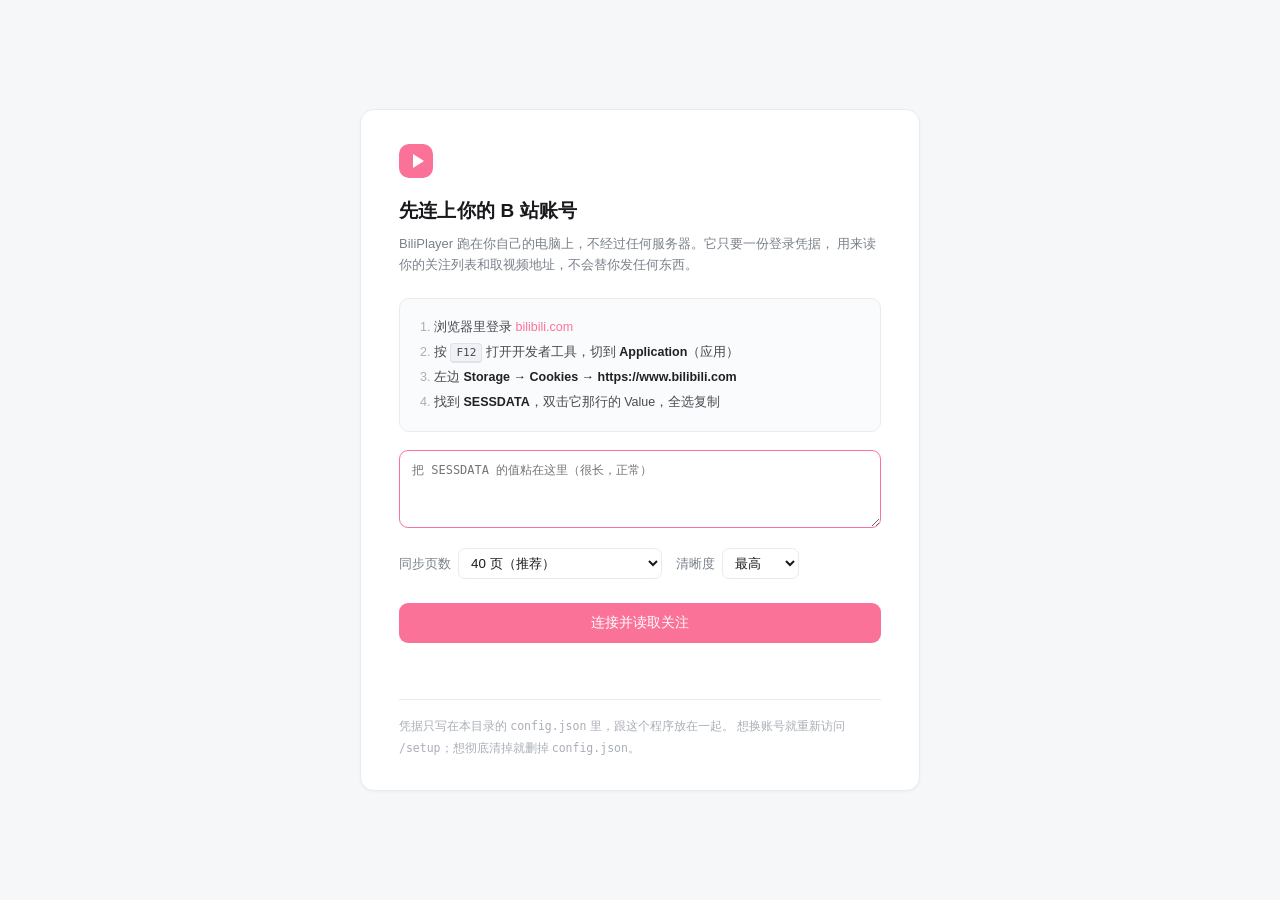
<file: static/setup.html>
<!DOCTYPE html>
<html lang="zh-CN">
<head>
<meta charset="utf-8">
<meta name="viewport" content="width=device-width, initial-scale=1">
<title>BiliPlayer · 连接账号</title>
<style>
  :root{
    --bg:#f6f7f9; --card:#fff; --line:#e9ebef;
    --text:#18191c; --sub:#7a808a; --dim:#a9aeb6; --pink:#fb7299;
  }
  *{box-sizing:border-box}
  body{
    margin:0;min-height:100vh;background:var(--bg);color:var(--text);
    font:14px/1.6 -apple-system,"Segoe UI","Microsoft YaHei",sans-serif;
    display:flex;align-items:center;justify-content:center;padding:40px 20px;
    -webkit-font-smoothing:antialiased;
  }
  .card{
    width:100%;max-width:560px;background:var(--card);border:1px solid var(--line);
    border-radius:14px;padding:34px 38px 30px;box-shadow:0 1px 3px rgba(20,22,26,.04);
  }
  .logo{
    width:34px;height:34px;border-radius:10px;background:var(--pink);
    position:relative;margin-bottom:18px;
  }
  .logo::after{
    content:"";position:absolute;inset:0;margin:auto;width:0;height:0;
    border-left:11px solid #fff;border-top:7px solid transparent;
    border-bottom:7px solid transparent;transform:translateX(2px);
  }
  h1{font-size:19px;font-weight:600;margin:0 0 8px;letter-spacing:.2px}
  .sub{color:var(--sub);font-size:13px;margin:0 0 22px}
  .steps{
    margin:0 0 18px;padding:16px 18px 16px 34px;background:#fafbfc;
    border:1px solid var(--line);border-radius:10px;font-size:12.5px;
    line-height:2;color:#464b52;
  }
  .steps li::marker{color:var(--dim)}
  .steps a{color:var(--pink);text-decoration:none}
  .steps b{font-weight:600;color:#1f2126}
  kbd{
    font:11px/1 ui-monospace,Consolas,monospace;background:#eff1f4;
    border:1px solid #dfe3e8;border-bottom-width:2px;border-radius:4px;
    padding:2px 5px;color:#464b52;
  }
  textarea{
    width:100%;height:78px;resize:vertical;padding:10px 12px;
    border:1px solid var(--line);border-radius:9px;background:#fcfcfd;
    font:12px/1.6 ui-monospace,Consolas,monospace;color:#333;outline:none;
    word-break:break-all;
  }
  textarea:focus{border-color:var(--pink);background:#fff}
  .row{display:flex;gap:14px;margin:14px 0 4px;flex-wrap:wrap}
  .row label{font-size:12.5px;color:var(--sub);display:flex;align-items:center;gap:7px}
  select{
    font:12.5px/1 inherit;padding:6px 8px;border:1px solid var(--line);
    border-radius:7px;background:#fff;color:var(--text);outline:none;
  }
  #go{
    width:100%;margin-top:20px;padding:11px;border:none;border-radius:9px;
    background:var(--pink);color:#fff;font-size:14px;font-weight:500;cursor:pointer;
    transition:.15s;
  }
  #go:hover{filter:brightness(1.06)}
  #go:disabled{opacity:.55;cursor:default;filter:none}
  #msg{margin-top:14px;font-size:12.5px;line-height:1.9;color:var(--sub);min-height:20px}
  #msg.err{color:#d0402f}
  #msg.ok{color:#1a9c62}
  .bar{height:3px;background:var(--line);border-radius:2px;overflow:hidden;margin-top:12px;display:none}
  .bar.on{display:block}
  .bar i{display:block;height:100%;width:0;background:var(--pink);transition:width .35s}
  .skip{display:none;margin-top:10px;font-size:12px}
  .skip a{color:var(--pink);text-decoration:none;cursor:pointer}
  .foot{margin-top:22px;padding-top:16px;border-top:1px solid var(--line);
    font-size:11.5px;color:var(--dim);line-height:1.9}
</style>
</head>
<body>
<div class="card">
  <div class="logo"></div>
  <h1>先连上你的 B 站账号</h1>
  <p class="sub">BiliPlayer 跑在你自己的电脑上，不经过任何服务器。它只要一份登录凭据，
    用来读你的关注列表和取视频地址，不会替你发任何东西。</p>

  <ol class="steps">
    <li>浏览器里登录 <a href="https://www.bilibili.com" target="_blank">bilibili.com</a></li>
    <li>按 <kbd>F12</kbd> 打开开发者工具，切到 <b>Application</b>（应用）</li>
    <li>左边 <b>Storage → Cookies → https://www.bilibili.com</b></li>
    <li>找到 <b>SESSDATA</b>，双击它那行的 Value，全选复制</li>
  </ol>

  <textarea id="sess" placeholder="把 SESSDATA 的值粘在这里（很长，正常）" spellcheck="false"></textarea>

  <div class="row">
    <label>同步页数
      <select id="pages">
        <option value="20">20 页（快，约 400 条动态）</option>
        <option value="40" selected>40 页（推荐）</option>
        <option value="80">80 页（追很久以前的）</option>
      </select>
    </label>
    <label>清晰度
      <select id="qn">
        <option value="112">最高</option>
        <option value="80">1080P</option>
        <option value="64">720P</option>
      </select>
    </label>
  </div>

  <button id="go">连接并读取关注</button>
  <div class="bar" id="bar"><i></i></div>
  <div id="msg"></div>
  <div class="skip" id="skip"><a id="skiplink">不等了，直接进去</a></div>

  <div class="foot">
    凭据只写在本目录的 <code>config.json</code> 里，跟这个程序放在一起。
    想换账号就重新访问 <code>/setup</code>；想彻底清掉就删掉 <code>config.json</code>。
  </div>
</div>

<script>
const $ = (s) => document.querySelector(s);
let syncing = false;

function say(text, cls) {
  const m = $('#msg');
  m.textContent = text || '';
  m.className = cls || '';
}

async function start() {
  const sess = $('#sess').value.trim();
  if (!sess) { say('先把 SESSDATA 粘进来', 'err'); $('#sess').focus(); return; }
  $('#go').disabled = true;
  say('正在验证…');
  try {
    const r = await fetch('/api/setup', {
      method: 'POST',
      headers: { 'Content-Type': 'application/json' },
      body: JSON.stringify({
        sessdata: sess,
        sync_pages: Number($('#pages').value),
        qn: Number($('#qn').value),
      }),
    });
    const d = await r.json();
    if (!d.ok) {
      say(d.error || '验证没通过，多半是 SESSDATA 复制不完整或已经过期', 'err');
      $('#go').disabled = false;
      return;
    }
    say(`连上了：${d.user.uname}。正在读取关注列表，第一次要几分钟…`, 'ok');
    $('#bar').classList.add('on');
    $('#skip').style.display = 'block';
    poll();
  } catch (e) {
    say('请求失败：' + e.message, 'err');
    $('#go').disabled = false;
  }
}

async function poll() {
  if (syncing) return;
  syncing = true;
  let last = '';
  while (true) {
    let d;
    try {
      const r = await fetch('/api/sync', { cache: 'no-store' });
      d = await r.json();
    } catch (e) {
      await new Promise((r) => setTimeout(r, 1500));
      continue;
    }
    const total = d.total || 0;
    const done = d.done || 0;
    const pct = total ? Math.min(100, Math.round((done / total) * 100)) : 8;
    $('#bar i').style.width = pct + '%';
    const text = d.message || d.phase || '正在读取…';
    if (text !== last) {
      last = text;
      say(`${text}${d.new ? ` · 新增 ${d.new} 条` : ''}`, 'ok');
    }
    if (!d.running) {
      if (d.error) {
        say('同步出错：' + d.error + '。可以稍后在应用里点「更新订阅」重试。', 'err');
        $('#skip').style.display = 'block';
      } else {
        say(`好了，${d.up_count || 0} 个 UP、${d.video_count || 0} 条视频。`, 'ok');
        $('#bar i').style.width = '100%';
        setTimeout(() => { location.href = '/'; }, 900);
      }
      syncing = false;
      return;
    }
    await new Promise((r) => setTimeout(r, 900));
  }
}

$('#go').onclick = start;
$('#sess').addEventListener('keydown', (e) => {
  if (e.key === 'Enter' && (e.ctrlKey || e.metaKey)) start();
});
$('#skiplink').onclick = () => { location.href = '/?force=1'; };
$('#sess').focus();
</script>
</body>
</html>
</file>
